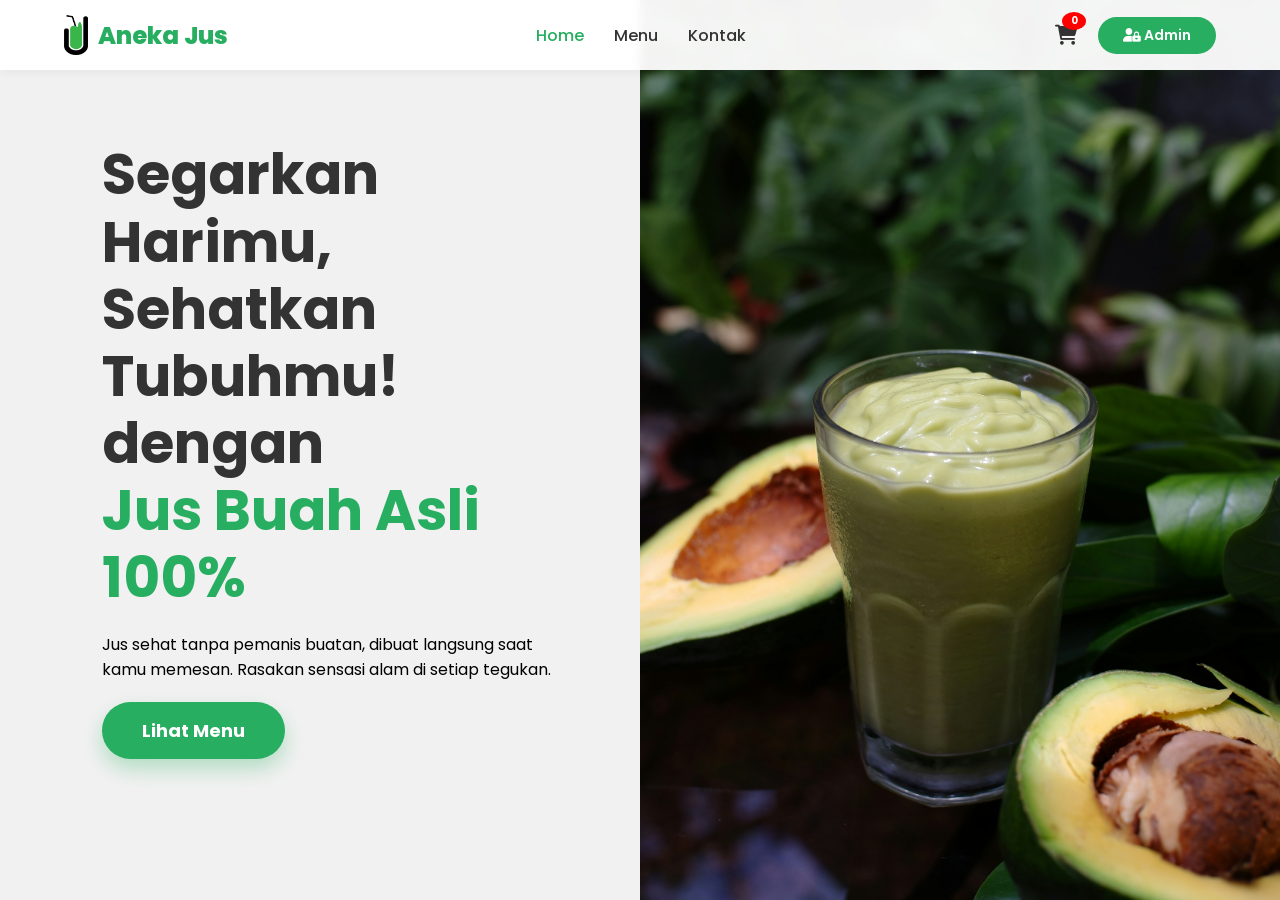
<file: AnekaJusWeb/index.html>
<!DOCTYPE html>
<html lang="id">

<head>
    <meta charset="UTF-8">
    <meta name="viewport" content="width=device-width, initial-scale=1.0">
    <title>Home - Aneka Jus</title>
    <link href="https://fonts.googleapis.com/css2?family=Poppins:wght@400;600;700&display=swap" rel="stylesheet">
    <link rel="stylesheet" href="https://cdnjs.cloudflare.com/ajax/libs/font-awesome/6.0.0/css/all.min.css">
    <link rel="stylesheet" href="assets/css/style.css">
</head>

<body>

    <nav class="navbar">
        <a href="index.html" class="logo">
            <img src="assets/img/logo.png" alt="Logo" onerror="this.style.display='none'">
            Aneka Jus
        </a>

        <ul class="nav-links">
            <li><a href="index.html" class="active">Home</a></li>
            <li><a href="menu.html">Menu</a></li>
            <li><a href="contact.html">Kontak</a></li>
        </ul>

        <div class="nav-right">
            <a href="cart.html" class="btn-cart">
                <i class="fa-solid fa-cart-shopping"></i>
                <span class="badge" id="cart-count">0</span>
            </a>
            <a href="login.html" class="btn-admin">
                <i class="fa-solid fa-user-lock"></i> Admin
            </a>
        </div>
    </nav>

    <section class="hero-container">
        <div class="hero-text">
            <h1>Segarkan Harimu, Sehatkan Tubuhmu! dengan <br> <span> Jus Buah Asli 100%</span></h1>
            <p>Jus sehat tanpa pemanis buatan, dibuat langsung saat kamu memesan. Rasakan sensasi alam di setiap
                tegukan.</p>
            <a href="menu.html" class="btn-cta">Lihat Menu</a>
        </div>

        <div class="hero-image-wrapper">
            <img src="assets/img/hero-bg.jpg" alt="Jus Segar"
                onerror="this.src='https://images.unsplash.com/photo-1615478503562-ec2d8dd3e4db?q=80&w=1000&auto=format&fit=crop'">
        </div>
    </section>

    <script src="assets/js/script.js"></script>
</body>

</html>
</file>
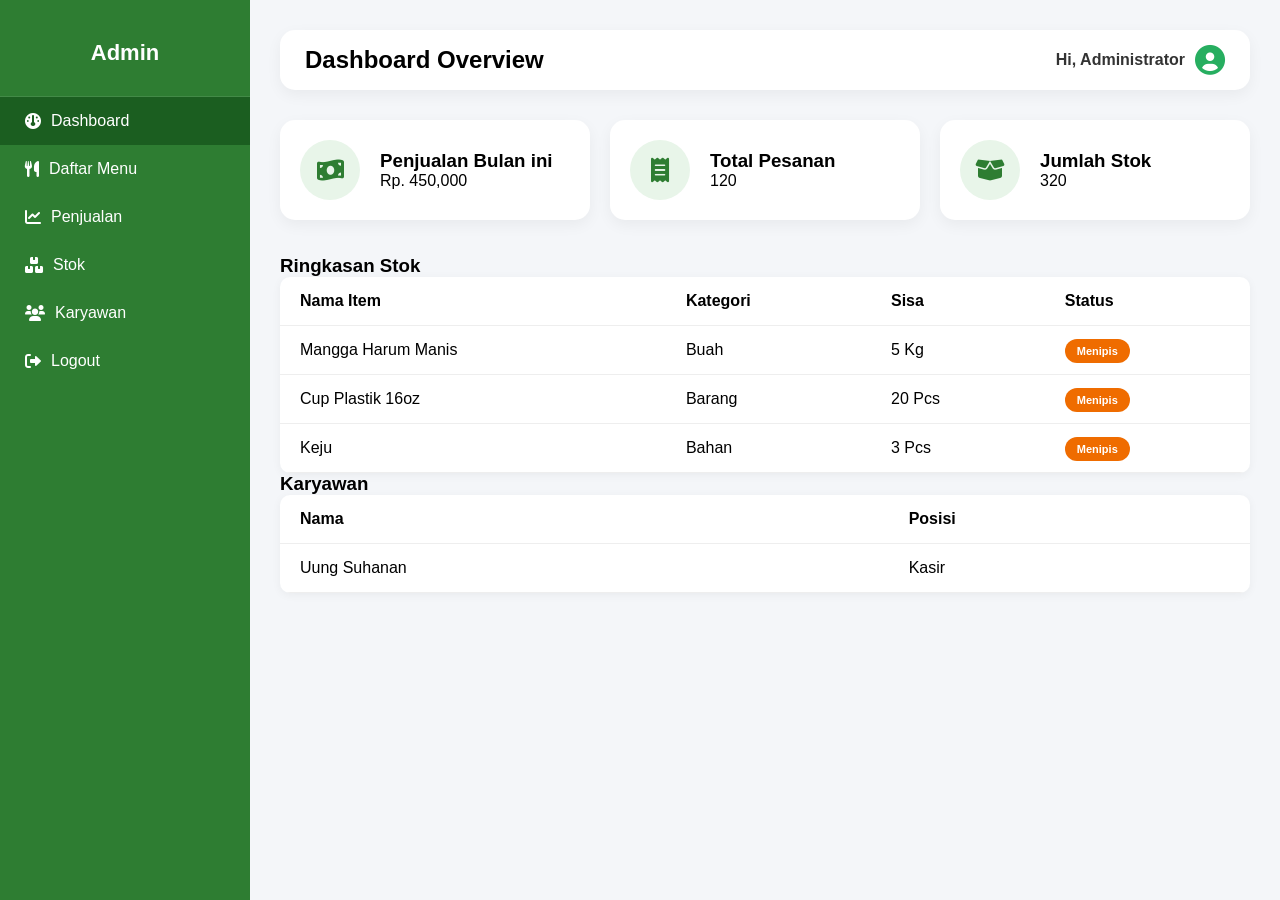
<file: AnekaJusWeb/admin-dashboard.html>
<!DOCTYPE html>
<html lang="id">

<head>
    <meta charset="UTF-8">
    <meta name="viewport" content="width=device-width, initial-scale=1.0">
    <title>Dashboard Admin - Aneka Jus</title>
    <link rel="stylesheet" href="assets/css/style.css">
    <link rel="stylesheet" href="https://cdnjs.cloudflare.com/ajax/libs/font-awesome/6.0.0/css/all.min.css">

    <style>
        .sidebar-header {
            display: flex;
            flex-direction: column;
            align-items: center;
            padding: 30px;
            text-align: center;
            color: white;
        }

        .sidebar-header i {
            font-size: 50px;
            margin-bottom: 10px;
        }

        .sidebar-header span {
            font-size: 22px;
            font-weight: bold;
        }
    </style>
</head>

<body class="dashboard-body">

    <aside class="sidebar">
        <div class="sidebar-header">
            <i class="fa-solid fa-glass-water"></i>
            <span>Admin</span>
        </div>
        <ul class="sidebar-menu">
            <li class="active" onclick="showSection('dashboard')">
                <i class="fa-solid fa-gauge"></i> Dashboard
            </li>
            <li onclick="showSection('menu')">
                <i class="fa-solid fa-utensils"></i> Daftar Menu
            </li>
            <li onclick="showSection('penjualan')">
                <i class="fa-solid fa-chart-line"></i> Penjualan
            </li>
            <li onclick="showSection('stok')">
                <i class="fa-solid fa-boxes-stacked"></i> Stok
            </li>
            <li onclick="showSection('karyawan')">
                <i class="fa-solid fa-users"></i> Karyawan
            </li>
            <li class="logout-btn" onclick="logout()">
                <i class="fa-solid fa-right-from-bracket"></i> Logout
            </li>
        </ul>
    </aside>

    <main class="main-content">
        <header class="top-header">
            <h2>Dashboard Overview</h2>
            <div class="user-profile">
                <span>Hi, Administrator</span>
                <i class="fa-solid fa-circle-user" style="font-size: 30px; color: #27ae60;"></i>
            </div>
        </header>

        <section id="section-dashboard" class="content-section">
            <div class="cards-grid">
                <div class="card">
                    <div class="card-icon green"><i class="fa-solid fa-money-bill-wave"></i></div>
                    <div class="card-info">
                        <h3>Penjualan Bulan ini</h3>
                        <p>Rp. 450,000</p>
                    </div>
                </div>
                <div class="card">
                    <div class="card-icon green"><i class="fa-solid fa-receipt"></i></div>
                    <div class="card-info">
                        <h3>Total Pesanan</h3>
                        <p>120</p>
                    </div>
                </div>
                <div class="card">
                    <div class="card-icon green"><i class="fa-solid fa-box-open"></i></div>
                    <div class="card-info">
                        <h3>Jumlah Stok</h3>
                        <p>320</p>
                    </div>
                </div>
            </div>

            <div class="tables-grid">
                <div class="table-container">
                    <h3>Ringkasan Stok</h3>
                    <table class="admin-table">
                        <thead>
                            <tr>
                                <th>Nama Item</th>
                                <th>Kategori</th>
                                <th>Sisa</th>
                                <th>Status</th>
                            </tr>
                        </thead>
                        <tbody>
                            <tr>
                                <td>Mangga Harum Manis</td>
                                <td>Buah</td>
                                <td>5 Kg</td>
                                <td><span class="badge warning">Menipis</span></td>
                            </tr>
                            <tr>
                                <td>Cup Plastik 16oz</td>
                                <td>Barang</td>
                                <td>20 Pcs</td>
                                <td><span class="badge warning">Menipis</span></td>
                            </tr>
                            <tr>
                                <td>Keju</td>
                                <td>Bahan</td>
                                <td>3 Pcs</td>
                                <td><span class="badge warning">Menipis</span></td>
                            </tr>
                        </tbody>
                    </table>
                </div>
                <div class="table-container">
                    <h3>Karyawan</h3>
                    <table class="admin-table">
                        <thead>
                            <tr>
                                <th>Nama</th>
                                <th>Posisi</th>
                            </tr>
                        </thead>
                        <tbody>
                            <tr>
                                <td>Uung Suhanan</td>
                                <td>Kasir</td>
                            </tr>
                        </tbody>
                    </table>
                </div>
            </div>
        </section>

        <section id="section-menu" class="content-section" style="display: none;">
            <div class="table-action-header">
                <h3>Daftar Menu Jus</h3>
                <button class="btn-add" onclick="tambahMenu()"><i class="fa-solid fa-plus"></i> Tambah Menu</button>
            </div>
            <table class="admin-table">
                <thead>
                    <tr>
                        <th>Nama Menu</th>
                        <th>Kategori</th>
                        <th>Harga</th>
                        <th>Status</th>
                        <th>Aksi</th>
                    </tr>
                </thead>
                <tbody id="tbody-menu">
                    <tr>
                        <td>Jus Alpukat</td>
                        <td>Jus Buah</td>
                        <td>Rp 10.000</td>
                        <td><span class="badge success">Tersedia</span></td>
                        <td><button class="btn-del" onclick="hapusBaris(this)">Hapus</button></td>
                    </tr>
                    <tr>
                        <td>Jus Mangga</td>
                        <td>Jus Buah</td>
                        <td>Rp 10.000</td>
                        <td><span class="badge success">Tersedia</span></td>
                        <td><button class="btn-del" onclick="hapusBaris(this)">Hapus</button></td>
                    </tr>
                </tbody>
            </table>
        </section>

        <section id="section-penjualan" class="content-section" style="display: none;">
            <h2>Detail Penjualan</h2>
            <table class="admin-table">
                <thead>
                    <tr>
                        <th>ID</th>
                        <th>Tanggal</th>
                        <th>Total</th>
                        <th>Status</th>
                    </tr>
                </thead>
                <tbody>
                    <tr>
                        <td>#ORD-01</td>
                        <td>15 Jan</td>
                        <td>Rp 20.000</td>
                        <td><span class="badge success">Selesai</span></td>
                    </tr>
                    <tr>
                        <td>#ORD-02</td>
                        <td>16 Jan</td>
                        <td>Rp 40.000</td>
                        <td><span class="badge success">Selesai</span></td>
                    </tr>
                </tbody>
            </table>
        </section>

        <section id="section-stok" class="content-section" style="display: none;">

            <div class="stok-group">
                <div class="table-action-header">
                    <h3>Stok Buah Segar</h3>
                    <button class="btn-add" onclick="tambahStok('Buah')"><i class="fa-solid fa-plus"></i> Tambah
                        Buah</button>
                </div>
                <table class="admin-table">
                    <thead>
                        <tr>
                            <th>Nama Buah</th>
                            <th>Jumlah (Kg)</th>
                            <th>Status</th>
                            <th>Aksi</th>
                        </tr>
                    </thead>
                    <tbody id="tbody-buah">
                        <tr>
                            <td>Alpukat</td>
                            <td>8 Kg</td>
                            <td><span class="badge success">Aman</span></td>
                            <td><button class="btn-del" onclick="hapusBaris(this)">Hapus</button></td>
                        </tr>
                        <tr>
                            <td>Mangga Harum Manis</td>
                            <td>2 Kg</td>
                            <td><span class="badge warning">Menipis</span></td>
                            <td><button class="btn-del" onclick="hapusBaris(this)">Hapus</button></td>
                        </tr>
                    </tbody>
                </table>
            </div>

            <div class="stok-group">
                <div class="table-action-header">
                    <h3>Stok Bahan Baku</h3>
                    <button class="btn-add" onclick="tambahStok('Bahan')"><i class="fa-solid fa-plus"></i> Tambah
                        Bahan</button>
                </div>
                <table class="admin-table">
                    <thead>
                        <tr>
                            <th>Nama Bahan</th>
                            <th>Jumlah</th>
                            <th>Status</th>
                            <th>Aksi</th>
                        </tr>
                    </thead>
                    <tbody id="tbody-bahan">
                        <tr>
                            <td>Susu Kental Manis</td>
                            <td>4 Kaleng</td>
                            <td><span class="badge warning">Menipis</span></td>
                            <td><button class="btn-del" onclick="hapusBaris(this)">Hapus</button></td>
                        </tr>
                        <tr>
                            <td>Gula Cair</td>
                            <td>1 Liter</td>
                            <td><span class="badge warning">Menipis</span></td>
                            <td><button class="btn-del" onclick="hapusBaris(this)">Hapus</button></td>
                        </tr>
                    </tbody>
                </table>
            </div>

            <div class="stok-group">
                <div class="table-action-header">
                    <h3>Stok Barang & Perlengkapan</h3>
                    <button class="btn-add" onclick="tambahStok('Barang')"><i class="fa-solid fa-plus"></i> Tambah
                        Barang</button>
                </div>
                <table class="admin-table">
                    <thead>
                        <tr>
                            <th>Nama Barang</th>
                            <th>Jumlah</th>
                            <th>Status</th>
                            <th>Aksi</th>
                        </tr>
                    </thead>
                    <tbody id="tbody-barang">
                        <tr>
                            <td>Cup 16oz</td>
                            <td>100 Pcs</td>
                            <td><span class="badge success">Aman</span></td>
                            <td><button class="btn-del" onclick="hapusBaris(this)">Hapus</button></td>
                        </tr>
                        <tr>
                            <td>Sedotan Plastik</td>
                            <td>0 Pack</td>
                            <td><span class="badge danger">Habis</span></td>
                            <td><button class="btn-del" onclick="hapusBaris(this)">Hapus</button></td>
                        </tr>
                    </tbody>
                </table>
            </div>

        </section>

        <section id="section-karyawan" class="content-section" style="display: none;">
            <div class="table-action-header">
                <h3>Data Karyawan</h3>
                <button class="btn-add" onclick="tambahKaryawan()"><i class="fa-solid fa-user-plus"></i> Tambah</button>
            </div>
            <table class="admin-table">
                <thead>
                    <tr>
                        <th>Nama</th>
                        <th>Posisi</th>
                        <th>Aksi</th>
                    </tr>
                </thead>
                <tbody id="tbody-karyawan">
                    <tr>
                        <td>Uung Suhanan</td>
                        <td>Kasir</td>
                        <td><button class="btn-del" onclick="hapusBaris(this)">Hapus</button></td>
                    </tr>
                </tbody>
            </table>
        </section>

    </main>
    <script src="assets/js/dashboard.js"></script>
</body>

</html>
</file>
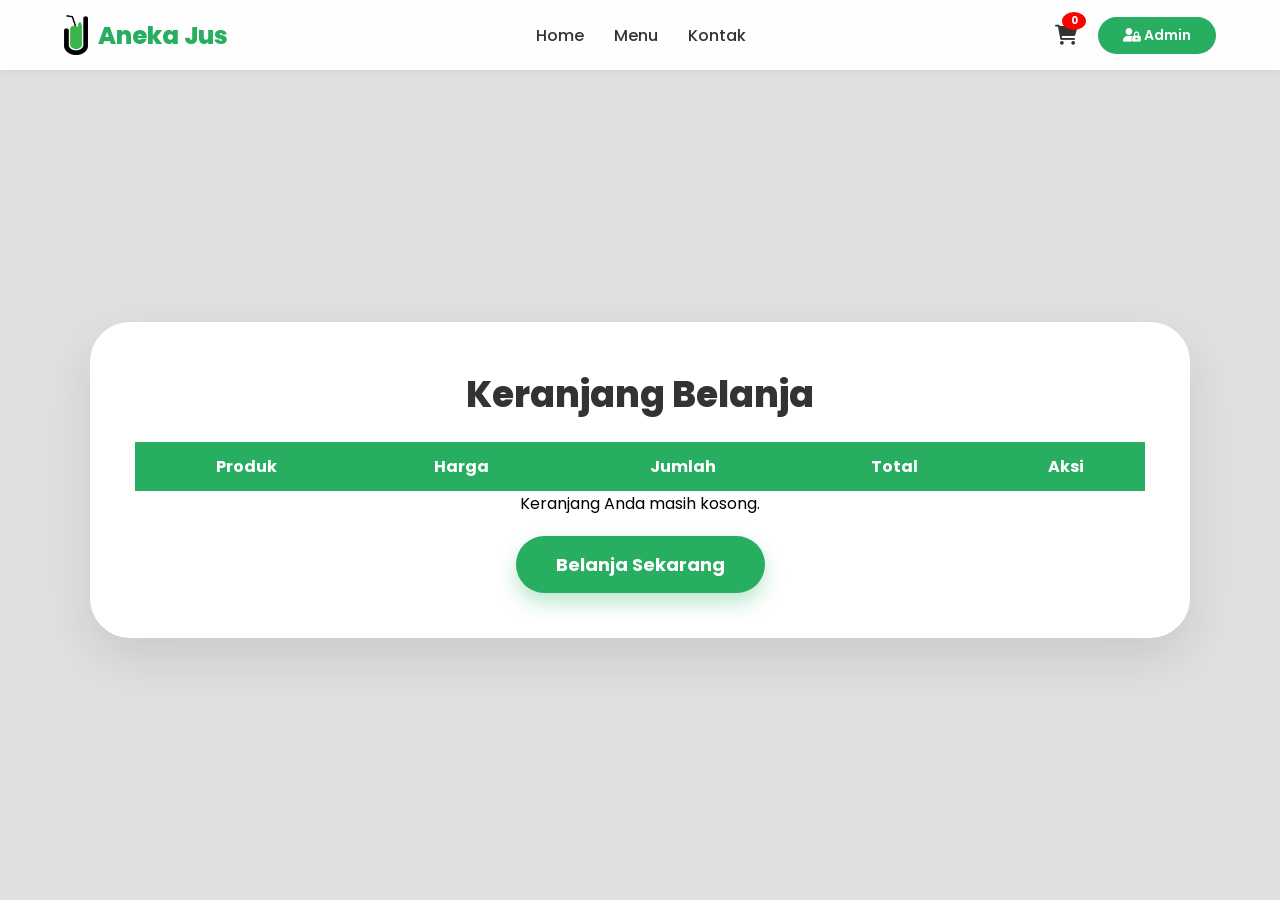
<file: AnekaJusWeb/cart.html>
<!DOCTYPE html>
<html lang="id">

<head>
    <meta charset="UTF-8">
    <meta name="viewport" content="width=device-width, initial-scale=1.0">
    <title>Keranjang - Aneka Jus</title>
    <link href="https://fonts.googleapis.com/css2?family=Poppins:wght@400;600;700&display=swap" rel="stylesheet">
    <link rel="stylesheet" href="https://cdnjs.cloudflare.com/ajax/libs/font-awesome/6.0.0/css/all.min.css">
    <link rel="stylesheet" href="assets/css/style.css">
</head>

<body>

    <nav class="navbar">
        <a href="index.html" class="logo">
            <img src="assets/img/logo.png" alt="Logo" onerror="this.style.display='none'">
            Aneka Jus
        </a>
        <ul class="nav-links">
            <li><a href="index.html">Home</a></li>
            <li><a href="menu.html">Menu</a></li>
            <li><a href="contact.html">Kontak</a></li>
        </ul>
        <div class="nav-right">
            <a href="cart.html" class="btn-cart">
                <i class="fa-solid fa-cart-shopping"></i>
                <span class="badge" id="cart-count">0</span>
            </a>
            <a href="login.html" class="btn-admin">
                <i class="fa-solid fa-user-lock"></i> Admin
            </a>
        </div>
    </nav>

    <section class="cart-section-wrapper">
        <div class="cart-box">
            <h2 class="section-title">Keranjang Belanja</h2>

            <div class="cart-container">
                <table class="cart-table">
                    <thead>
                        <tr>
                            <th>Produk</th>
                            <th>Harga</th>
                            <th>Jumlah</th>
                            <th>Total</th>
                            <th>Aksi</th>
                        </tr>
                    </thead>
                    <tbody id="cart-items">
                    </tbody>
                </table>

                <div id="empty-cart-msg" style="display: none;">
                    <p>Keranjang Anda masih kosong.</p>
                    <a href="menu.html" class="btn-cta">Belanja Sekarang</a>
                </div>
            </div>

            <div class="cart-summary" id="cart-summary">
                <div class="checkout-form">
                    <label for="customer-name">Nama Pemesan:</label>
                    <input type="text" id="customer-name" placeholder="Masukkan Nama Anda..." autocomplete="off">

                    <div class="payment-note">
                        <h4><i class="fa-solid fa-credit-card"></i> Info Pembayaran</h4>
                        <div class="pay-item">
                            <span class="pay-label">DANA:</span>
                            <span class="pay-number">0812-3456-7890</span>
                        </div>
                        <div class="pay-item">
                            <span class="pay-label">BRI:</span>
                            <span class="pay-number">1234-5678-9012-345</span>
                        </div>
                        <p class="pay-alert">*Mohon transfer sesuai total tagihan</p>
                    </div>
                </div>

                <div class="checkout-action">
                    <h3>Total: <span id="cart-total">Rp 0</span></h3>
                    <button class="btn-checkout" onclick="checkout()">
                        <i class="fa-solid fa-check"></i> Proses Pesanan
                    </button>
                </div>

            </div>
        </div>
    </section>

    <script src="assets/js/script.js"></script>
</body>

</html>
</file>
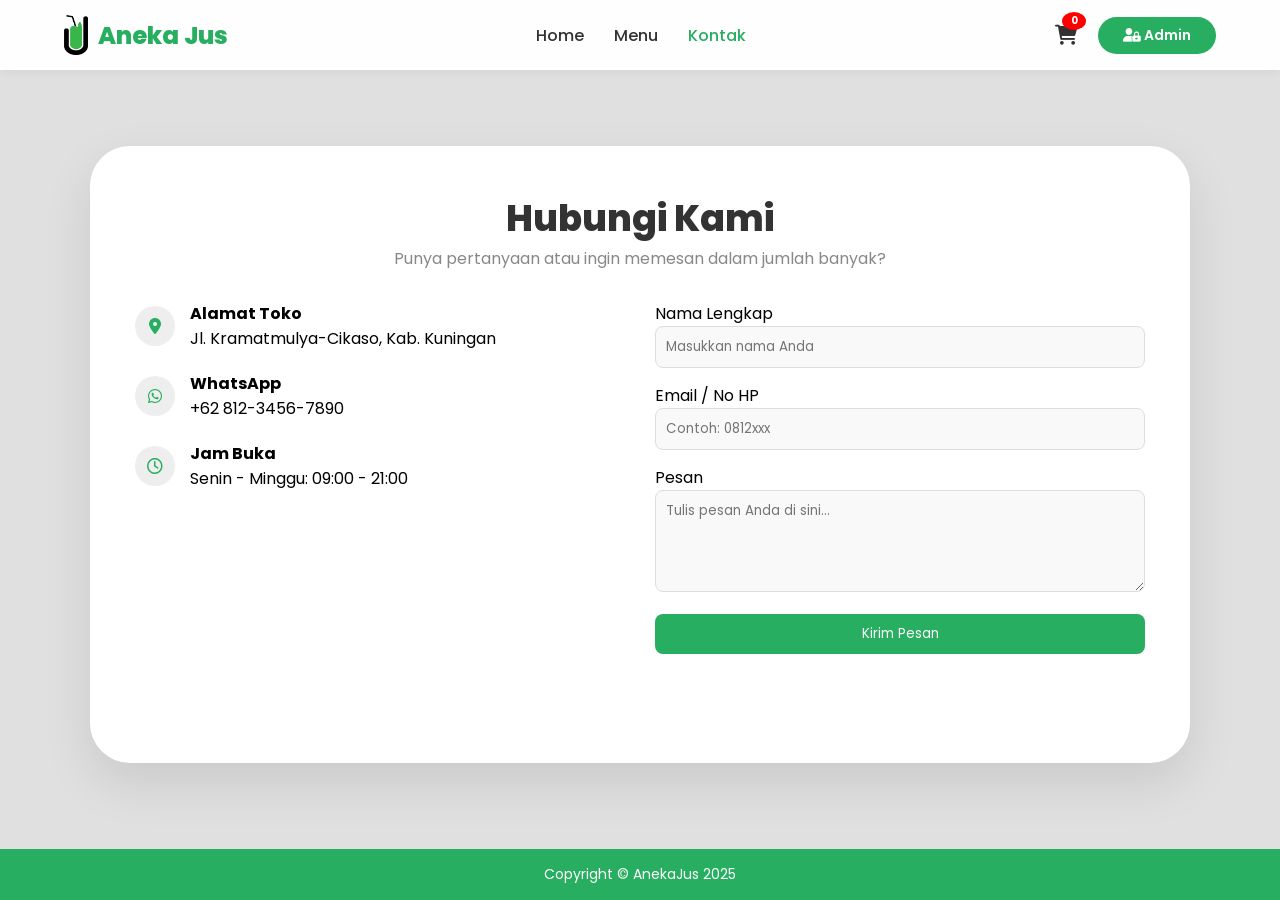
<file: AnekaJusWeb/contact.html>
<!DOCTYPE html>
<html lang="id">

<head>
    <meta charset="UTF-8">
    <meta name="viewport" content="width=device-width, initial-scale=1.0">
    <title>Kontak - Aneka Jus</title>
    <link href="https://fonts.googleapis.com/css2?family=Poppins:wght@400;600;700&display=swap" rel="stylesheet">
    <link rel="stylesheet" href="https://cdnjs.cloudflare.com/ajax/libs/font-awesome/6.0.0/css/all.min.css">
    <link rel="stylesheet" href="assets/css/style.css">
</head>

<body>

    <nav class="navbar">
        <a href="index.html" class="logo">
            <img src="assets/img/logo.png" alt="Logo" onerror="this.style.display='none'">
            Aneka Jus
        </a>

        <ul class="nav-links">
            <li><a href="index.html">Home</a></li>
            <li><a href="menu.html">Menu</a></li>
            <li><a href="contact.html" class="active">Kontak</a></li>
        </ul>

        <div class="nav-right">
            <a href="cart.html" class="btn-cart">
                <i class="fa-solid fa-cart-shopping"></i>
                <span class="badge" id="cart-count">0</span>
            </a>
            <a href="login.html" class="btn-admin">
                <i class="fa-solid fa-user-lock"></i> Admin
            </a>
        </div>
    </nav>

    <section class="contact-section-wrapper">
        <div class="contact-box">

            <h2 class="section-title">Hubungi Kami</h2>
            <p class="section-subtitle">Punya pertanyaan atau ingin memesan dalam jumlah banyak?</p>

            <div class="contact-grid">

                <div class="contact-info">
                    <div class="info-item">
                        <i class="fa-solid fa-location-dot"></i>
                        <div>
                            <h4>Alamat Toko</h4>
                            <p>Jl. Kramatmulya-Cikaso, Kab. Kuningan</p>
                        </div>
                    </div>

                    <div class="info-item">
                        <i class="fa-brands fa-whatsapp"></i>
                        <div>
                            <h4>WhatsApp</h4>
                            <p>+62 812-3456-7890</p>
                        </div>
                    </div>

                    <div class="info-item">
                        <i class="fa-regular fa-clock"></i>
                        <div>
                            <h4>Jam Buka</h4>
                            <p>Senin - Minggu: 09:00 - 21:00</p>
                        </div>
                    </div>

                    <div class="map-container">
                        <iframe
                            src="https://www.google.com/maps/embed?pb=!1m14!1m8!1m3!1d308.4601891029623!2d108.48885912598926!3d-6.930286536420483!3m2!1i1024!2i768!4f13.1!3m3!1m2!1s0x2e6f1705e6bcfc9d%3A0xa1f5644093d63521!2sNYOKLAT%20ASM!5e1!3m2!1sid!2sid!4v1768441452100!5m2!1sid!2sid"
                            width="100%" height="200" style="border:0;" allowfullscreen="" loading="lazy">
                        </iframe>
                    </div>
                </div>

                <div class="contact-form">
                    <form>
                        <div class="form-group">
                            <label>Nama Lengkap</label>
                            <input type="text" placeholder="Masukkan nama Anda" required>
                        </div>
                        <div class="form-group">
                            <label>Email / No HP</label>
                            <input type="text" placeholder="Contoh: 0812xxx" required>
                        </div>
                        <div class="form-group">
                            <label>Pesan</label>
                            <textarea rows="4" placeholder="Tulis pesan Anda di sini..."></textarea>
                        </div>
                        <button type="submit" class="btn-submit">Kirim Pesan</button>
                    </form>
                </div>

            </div>
        </div>
    </section>

    <footer class="main-footer">
        <p>Copyright © AnekaJus 2025</p>
    </footer>

    <script src="assets/js/script.js"></script>
</body>

</html>
</file>
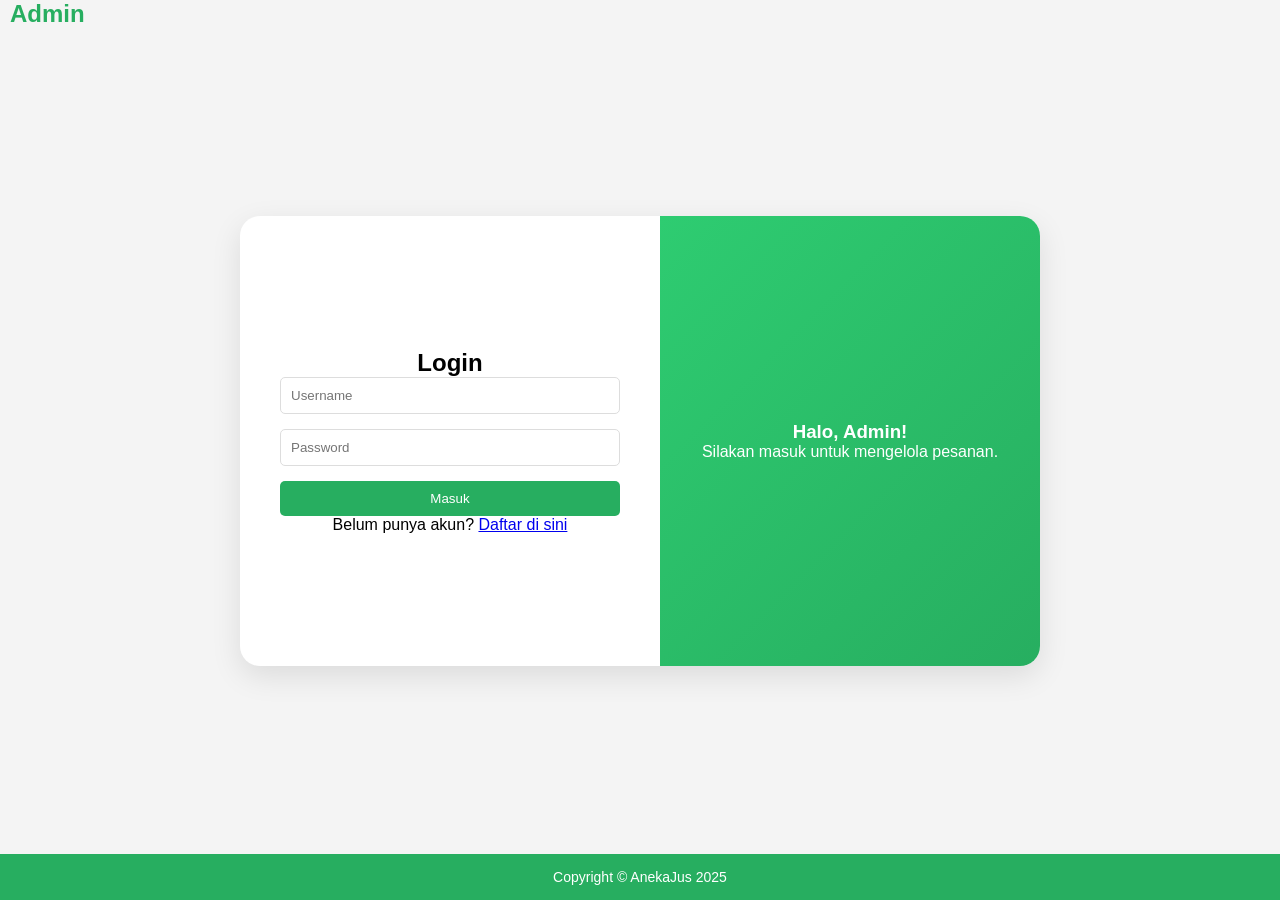
<file: AnekaJusWeb/login.html>
<!DOCTYPE html>
<html lang="id">

<head>
    <meta charset="UTF-8">
    <meta name="viewport" content="width=device-width, initial-scale=1.0">
    <title>Login Admin - Aneka Jus</title>
    <link rel="stylesheet" href="assets/css/style.css">
    <link rel="stylesheet" href="https://cdnjs.cloudflare.com/ajax/libs/font-awesome/6.0.0/css/all.min.css">
</head>

<body class="auth-body">

    <header class="auth-header">
        <div class="logo">
            <i class="fa-solid fa-glass-water" style="color:#27ae60;"></i>
            <span>Admin</span>
        </div>
    </header>

    <div class="auth-wrapper">
        <div class="auth-card">

            <div class="auth-form-section">
                <h2>Login</h2>
                <form onsubmit="handleLogin(event)">
                    <div class="input-group">
                        <input type="text" id="login-username" placeholder="Username" required>
                    </div>
                    <div class="input-group">
                        <input type="password" id="login-password" placeholder="Password" required>
                    </div>
                    <button type="submit" class="btn-auth">Masuk</button>
                </form>
                <p class="auth-footer-text">
                    Belum punya akun? <a href="register.html">Daftar di sini</a>
                </p>
            </div>

            <div class="auth-image-section">
                <div class="overlay-text">
                    <h3>Halo, Admin!</h3>
                    <p>Silakan masuk untuk mengelola pesanan.</p>
                </div>
            </div>

        </div>
    </div>

    <footer class="auth-footer">
        <p>Copyright © AnekaJus 2025</p>
    </footer>

    <script src="assets/js/script.js"></script>
</body>

</html>
</file>
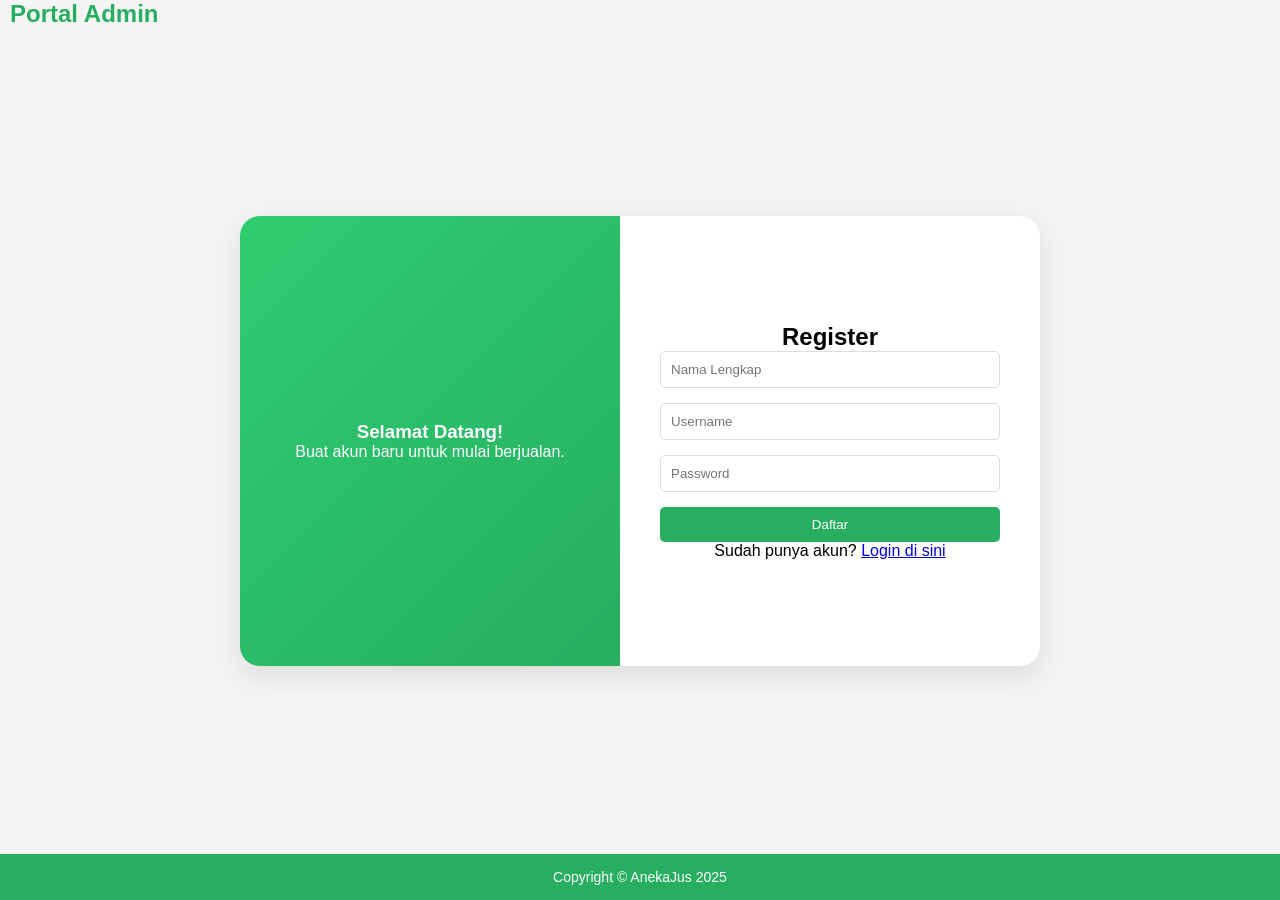
<file: AnekaJusWeb/register.html>
<!DOCTYPE html>
<html lang="id">

<head>
    <meta charset="UTF-8">
    <meta name="viewport" content="width=device-width, initial-scale=1.0">
    <title>Register Admin - Aneka Jus</title>
    <link rel="stylesheet" href="assets/css/style.css">
    <link rel="stylesheet" href="https://cdnjs.cloudflare.com/ajax/libs/font-awesome/6.0.0/css/all.min.css">
</head>

<body class="auth-body">

    <header class="auth-header">
        <div class="logo">
            <i class="fa-solid fa-glass-water" style="color:#27ae60;"></i>
            <span>Portal Admin</span>
        </div>
    </header>

    <div class="auth-wrapper">
        <div class="auth-card">

            <div class="auth-image-section">
                <div class="overlay-text">
                    <h3>Selamat Datang!</h3>
                    <p>Buat akun baru untuk mulai berjualan.</p>
                </div>
            </div>

            <div class="auth-form-section">
                <h2>Register</h2>
                <form onsubmit="handleRegister(event)">
                    <div class="input-group">
                        <input type="text" id="reg-name" placeholder="Nama Lengkap" required>
                    </div>
                    <div class="input-group">
                        <input type="text" id="reg-username" placeholder="Username" required>
                    </div>
                    <div class="input-group">
                        <input type="password" id="reg-password" placeholder="Password" required>
                    </div>
                    <button type="submit" class="btn-auth">Daftar</button>
                </form>
                <p class="auth-footer-text">
                    Sudah punya akun? <a href="login.html">Login di sini</a>
                </p>
            </div>

        </div>
    </div>

    <footer class="auth-footer">
        <p>Copyright © AnekaJus 2025</p>
    </footer>

    <script src="assets/js/script.js"></script>
</body>

</html>
</file>
<file: AnekaJusWeb/assets/css/style.css>
/* ===========================
    GLOBAL VARIABLES & RESET
   =========================== */
:root {
  --primary: #27ae60;
  --primary-dark: #219150;
  --dark: #333;
  --light: #fff;
  --bg-grey: #f3f3f3;
  --font-main: "Poppins", sans-serif;
}

* {
  margin: 0;
  padding: 0;
  box-sizing: border-box;
  font-family: var(--font-main);
}

/* Membuat Body menjadi Flex Container agar Footer selalu di bawah */
body {
  min-height: 100vh;
  display: flex;
  flex-direction: column;
  overflow-x: hidden;
  background-color: var(--light);
}

::-webkit-scrollbar {
  width: 0px;
  background: transparent;
}
html {
  scrollbar-width: none;
}

/* =========
    NAVBAR
   ========= */
.navbar {
  display: flex;
  justify-content: space-between;
  align-items: center;
  padding: 15px 5%;
  background: rgba(255, 255, 255, 0.95);
  backdrop-filter: blur(5px);
  position: fixed;
  width: 100%;
  top: 0;
  z-index: 1000;
  box-shadow: 0 2px 10px rgba(0, 0, 0, 0.05);
}

.logo {
  font-size: 24px;
  font-weight: 800;
  color: var(--primary);
  text-decoration: none;
  display: flex;
  align-items: center;
  gap: 10px;
}

.logo img {
  height: 40px;
}

.nav-links {
  display: flex;
  gap: 30px;
  list-style: none;
}

.nav-links a {
  text-decoration: none;
  color: var(--dark);
  font-weight: 500;
  font-size: 16px;
  transition: 0.3s;
}

.nav-links a:hover,
.nav-links a.active {
  color: var(--primary);
}

.nav-right {
  display: flex;
  align-items: center;
  gap: 20px;
}

.btn-cart {
  position: relative;
  color: var(--dark);
  font-size: 20px;
  text-decoration: none;
}

.btn-cart .badge {
  position: absolute;
  top: -8px;
  right: -8px;
  background: red;
  color: white;
  font-size: 10px;
  width: 18px;
  height: 18px;
  border-radius: 50%;
  display: flex;
  justify-content: center;
  align-items: center;
}

.btn-admin {
  padding: 8px 25px;
  background: var(--primary);
  color: white;
  border-radius: 50px;
  text-decoration: none;
  font-weight: 600;
  font-size: 14px;
  transition: 0.3s;
}

.btn-admin:hover {
  background: var(--primary-dark);
}

/* ===========================
   UTAMA (Wrapper Halaman)
   =========================== */
.menu-section-wrapper,
.contact-section-wrapper,
.cart-section-wrapper {
  flex: 1;
  width: 100%;
  display: flex;
  justify-content: center;
  align-items: center;
  padding-top: 80px;
  padding-bottom: 20px;
  background-color: #e0e0e0;
}

/* ==============
   HERO SECTION 
   ============== */
.hero-container {
  height: 100vh;
  width: 100%;
  display: flex;
  align-items: center;
  justify-content: space-between;
  background: #f1f1f1;
  padding: 0;
  overflow: hidden;
  position: relative;
  margin-top: 0;
}

.hero-text {
  width: 50%;
  padding: 0 5% 0 8%;
  z-index: 2;
}

.hero-text h1 {
  font-size: 3.5rem;
  line-height: 1.2;
  color: var(--dark);
  margin-bottom: 20px;
}

.hero-text span {
  color: var(--primary);
}

.btn-cta {
  padding: 15px 40px;
  background: var(--primary);
  color: white;
  border-radius: 50px;
  text-decoration: none;
  font-weight: bold;
  font-size: 18px;
  box-shadow: 0 10px 20px rgba(39, 174, 96, 0.3);
  display: inline-block;
  margin-top: 20px;
}

/* BAGIAN KANAN (GAMBAR) */
.hero-image-wrapper {
  width: 50%;
  height: 100%;
  position: relative;
}

.hero-image-wrapper img {
  width: 100%;
  height: 100%;
  object-fit: cover;
  object-position: center;
  border-radius: 0;
  display: block;
}

/* ================
    MENU & SLIDER
   ================*/
.menu-box,
.contact-box,
.cart-box {
  background-color: #ffffff;
  width: 90%;
  max-width: 1100px;
  padding: 40px;
  border-radius: 40px;
  box-shadow: 0 20px 50px rgba(0, 0, 0, 0.1);
  border: 5px solid #fff;
  text-align: center;
}

.section-title {
  font-size: 36px;
  font-weight: 800;
  color: var(--dark);
}

.section-subtitle {
  color: #888;
  margin-bottom: 30px;
}

.slider-container {
  position: relative;
  width: 100%;
  display: flex;
  align-items: center;
  justify-content: center;
  padding: 0 40px;
}

.menu-slider {
  display: flex;
  gap: 20px;
  overflow-x: auto;
  scroll-behavior: smooth;
  padding: 20px 5px;
  scrollbar-width: none;
}
.menu-slider::-webkit-scrollbar {
  display: none;
}

.nav-btn {
  position: absolute;
  top: 50%;
  transform: translateY(-50%);
  width: 45px;
  height: 45px;
  border-radius: 50%;
  background: var(--primary);
  color: white;
  border: none;
  font-size: 18px;
  cursor: pointer;
  z-index: 10;
}
.prev-btn {
  left: -10px;
}
.next-btn {
  right: -10px;
}

/* CARD PRODUK */
.menu-slider .card {
  min-width: 260px;
  max-width: 260px;
  flex-shrink: 0;
  border: 1px solid rgba(0, 0, 0, 0.05);
  background: #f9f6ee;
  border-radius: 20px;
  overflow: hidden;
  display: flex !important;
  flex-direction: column !important;
}

.menu-slider .card img {
  width: 100%;
  height: 180px;
  object-fit: cover;
}

.menu-slider .card .card-body {
  padding: 15px;
  text-align: center;
}

.btn-add {
  width: 100%;
  padding: 8px;
  border: 2px solid var(--primary);
  background: transparent;
  color: var(--primary);
  font-weight: bold;
  border-radius: 10px;
  cursor: pointer;
  transition: 0.2s;
}
.btn-add:hover {
  background: var(--primary);
  color: white;
}

/* ========================
    CONTACT & CART STYLES
   ======================== */
.contact-grid {
  display: grid;
  grid-template-columns: 1fr 1fr;
  gap: 30px;
  text-align: left;
  margin-top: 20px;
}

.info-item {
  display: flex;
  align-items: center;
  gap: 15px;
  margin-bottom: 20px;
}
.info-item i {
  width: 40px;
  height: 40px;
  background: #eee;
  border-radius: 50%;
  display: flex;
  justify-content: center;
  align-items: center;
  color: var(--primary);
}

.form-group {
  margin-bottom: 15px;
}
.form-group input,
.form-group textarea {
  width: 100%;
  padding: 10px;
  border: 1px solid #ddd;
  border-radius: 8px;
  background: #f9f9f9;
}
.btn-submit {
  width: 100%;
  padding: 10px;
  background: var(--primary);
  color: white;
  border: none;
  border-radius: 8px;
  cursor: pointer;
}

/* KERANJANG */
.cart-table {
  width: 100%;
  border-collapse: collapse;
  margin-top: 20px;
}
.cart-table th {
  background: var(--primary);
  color: white;
  padding: 12px;
}
.cart-table td {
  padding: 12px;
  border-bottom: 1px solid #eee;
}
.cart-item-info {
  display: flex;
  align-items: center;
  gap: 10px;
}
.cart-item-info img {
  width: 40px;
  height: 40px;
  border-radius: 5px;
  object-fit: cover;
}

.cart-summary {
  margin-top: 30px;
  display: flex;
  justify-content: space-between;
  align-items: flex-start;
  gap: 20px;
}
.checkout-form,
.checkout-action {
  width: 48%;
  text-align: left;
}
.checkout-action {
  text-align: right;
}

.payment-note {
  margin-top: 15px;
  background: #e8f5e9;
  border: 1px dashed var(--primary);
  padding: 15px;
  border-radius: 10px;
}
.pay-item {
  display: flex;
  justify-content: space-between;
  margin-bottom: 5px;
  font-size: 14px;
}
.pay-number {
  font-weight: bold;
  font-family: monospace;
}
.pay-alert {
  font-size: 11px;
  color: #d32f2f;
  margin-top: 5px;
  font-style: italic;
}

.btn-checkout {
  background: var(--primary);
  color: white;
  border: none;
  padding: 12px 30px;
  border-radius: 50px;
  cursor: pointer;
  font-weight: bold;
}

/* =========================================
    AUTH & ADMIN (Login/Register/Dashboard)
   ========================================= */
.auth-body {
  background: #f4f4f4;
}
.auth-wrapper {
  flex: 1;
  display: flex;
  justify-content: center;
  align-items: center;
  width: 100%;
  padding: 20px;
}
.auth-card {
  display: flex;
  width: 800px;
  height: 450px;
  background: white;
  border-radius: 20px;
  overflow: hidden;
  box-shadow: 0 10px 30px rgba(0, 0, 0, 0.1);
}
.auth-form-section {
  flex: 1;
  padding: 40px;
  display: flex;
  flex-direction: column;
  justify-content: center;
  text-align: center;
  align-items: center;
}
.auth-form-section form {
  width: 100%;
  max-width: 350px;
}
.auth-image-section {
  flex: 1;
  background: linear-gradient(135deg, #2ecc71, #27ae60);
  display: flex;
  justify-content: center;
  align-items: center;
  color: white;
  text-align: center;
  padding: 20px;
}
.input-group {
  margin-bottom: 15px;
}
.input-group input {
  width: 100%;
  padding: 10px;
  border: 1px solid #ddd;
  border-radius: 5px;
}
.btn-auth {
  width: 100%;
  padding: 10px;
  background: var(--primary);
  color: white;
  border: none;
  border-radius: 5px;
  cursor: pointer;
}

/* ===========================
   ADMIN DASHBOARD STYLES 
   =========================== */
.dashboard-body {
  background: #f4f6f9;
  display: block;
}

/* Sidebar */
.sidebar {
  width: 250px;
  background: #2e7d32;
  color: white;
  height: 100vh;
  position: fixed;
  display: flex;
  flex-direction: column;
}
.sidebar-header {
  padding: 30px;
  text-align: center;
  border-bottom: 1px solid rgba(255, 255, 255, 0.1);
}
.sidebar-menu li {
  padding: 15px 25px;
  cursor: pointer;
  display: flex;
  gap: 10px;
  align-items: center;
}
.sidebar-menu li:hover,
.sidebar-menu li.active {
  background: #1b5e20;
}

/* Konten Utama */
.main-content {
  margin-left: 250px;
  padding: 30px;
}

/* --- Header Atas (Administrator) --- */
.top-header {
  display: flex;
  justify-content: space-between;
  align-items: center;
  background: white;
  padding: 15px 25px;
  border-radius: 15px;
  margin-bottom: 30px;
  box-shadow: 0 5px 15px rgba(0, 0, 0, 0.05);
}

.user-profile {
  display: flex;
  align-items: center;
  gap: 10px;
  font-weight: 600;
  color: var(--dark);
}

/* Dashboard Cards */
.cards-grid {
  display: grid;
  grid-template-columns: repeat(auto-fit, minmax(250px, 1fr));
  gap: 20px;
  margin-bottom: 35px;
}
.card {
  background: white;
  padding: 20px;
  border-radius: 15px;
  display: flex;
  align-items: center;
  gap: 20px;
  box-shadow: 0 5px 15px rgba(0, 0, 0, 0.05);
}
.card-icon {
  width: 60px;
  height: 60px;
  border-radius: 50%;
  display: flex;
  justify-content: center;
  align-items: center;
  font-size: 24px;
}
.card-icon.green {
  background: #e8f5e9;
  color: #2e7d32;
}

/* --- Header Tabel (Judul & Tombol Tambah) --- */
.table-action-header {
  display: flex;
  justify-content: space-between;
  align-items: center;
  margin-bottom: 30px;
}

.table-action-header h3 {
  font-size: 20px;
  color: var(--dark);
}

/* Dashboard Tables */
.admin-table {
  width: 100%;
  border-collapse: collapse;
  background: white;
  border-radius: 10px;
  overflow: hidden;
  box-shadow: 0 2px 10px rgba(0, 0, 0, 0.05);
}
.admin-table th,
.admin-table td {
  padding: 15px 20px;
  text-align: left;
  border-bottom: 1px solid #eee;
}
.badge {
  padding: 6px 12px;
  border-radius: 20px;
  font-size: 11px;
  font-weight: bold;
  color: white;
}
.badge.success {
  background: #2e7d32;
}
.badge.warning {
  background: #ef6c00;
}
.badge.danger {
  background: #c62828;
}

/* =========
    FOOTER 
   ========= */
.main-footer,
.auth-footer {
  background: var(--primary);
  color: white;
  text-align: center;
  padding: 15px;
  width: 100%;
  margin-top: auto;
  font-size: 14px;
}
</file>
